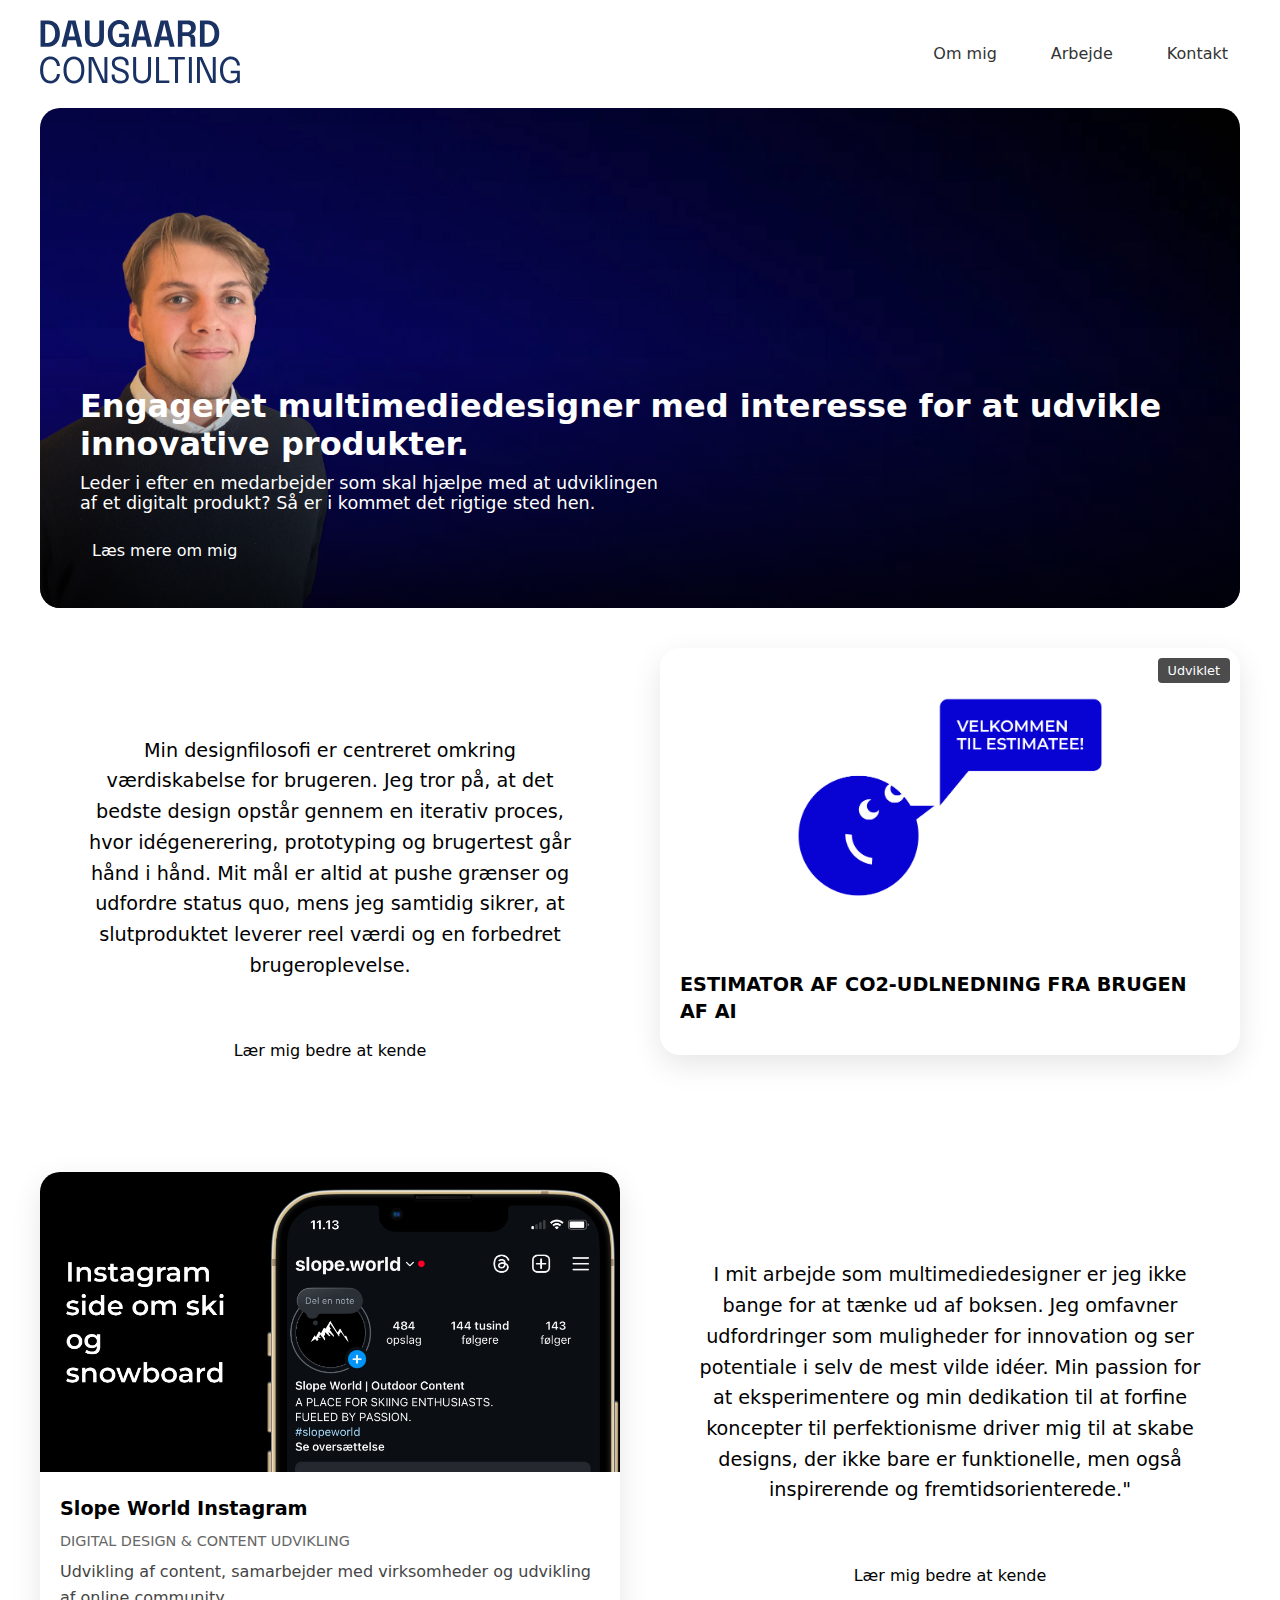
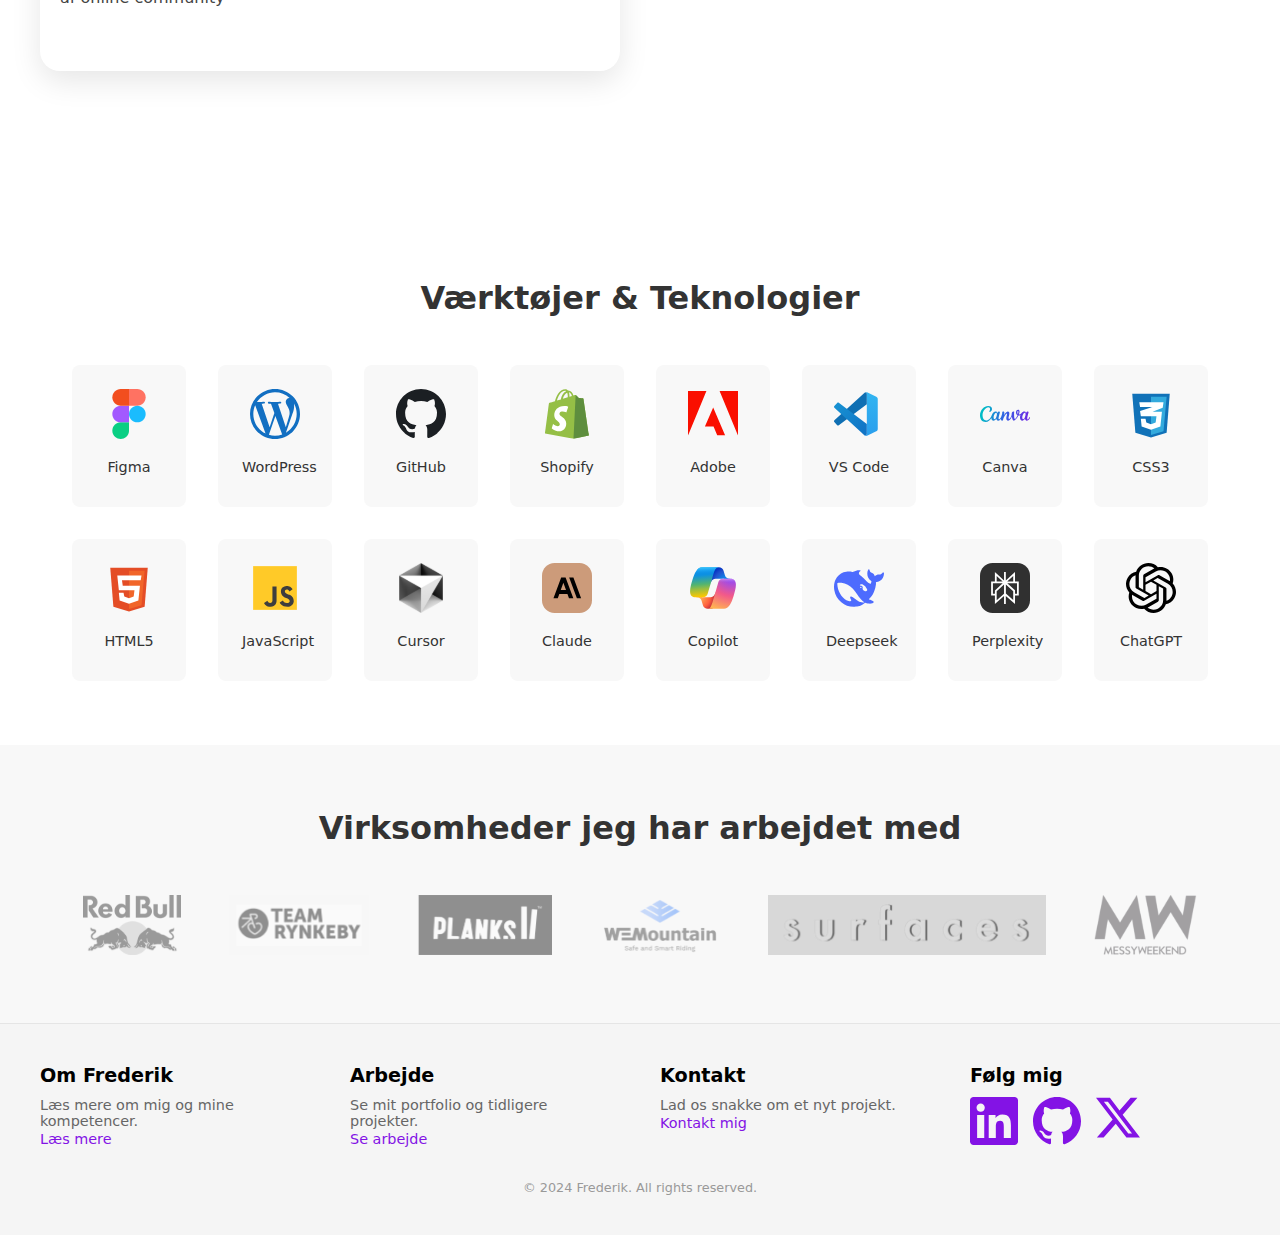
<file: index.html>
<!DOCTYPE html>
<html lang="da">
<head>
    <meta charset="UTF-8">
    <meta name="viewport" content="width=device-width, initial-scale=1.0">
    <link rel="stylesheet" href="css/css.css">
    <script src="js/script.js" defer></script>
</head>
    <title>Frederik - forside</title>
</head>
<body>
    <header>
        <div class="logo">
            <a href="index.html">
                <img src="images/daugaard-consult.svg" alt="Frederik Logo" class="responsive-logo">
            </a>
        </div>
        <nav class="nav-links">
            <a href="ommig.html">Om mig</a>
            <a href="arbejde.html">Arbejde</a>
            <a href="kontakt.html">Kontakt</a>
        </nav>
    </header>
    
    <div class="portfolio-grid">
        <div class="featured-project">
            <img src="images/front-page-1.jpg" alt="Steno-Museet Projekt">
            <div class="featured-overlay">
                <h2 class="featured-title">Engageret multimediedesigner med interesse for at udvikle innovative produkter.</h2>
                <p class="featured-description">
                    Leder i efter en medarbejder som skal hjælpe med at udviklingen af et digitalt produkt? Så er i kommet det rigtige sted hen.
                </p>
                <a href="ommig.html" class="nav-button">Læs mere om mig</a>
            </div>
        </div>
        <section class="about-preview">
            <div class="about-content">
                <h1></h1>
                <p class="about-text">
                    Min designfilosofi er centreret omkring værdiskabelse for brugeren. Jeg tror på, at det bedste design opstår gennem en iterativ proces, hvor idégenerering, prototyping og brugertest går hånd i hånd. Mit mål er altid at pushe grænser og udfordre status quo, mens jeg samtidig sikrer, at slutproduktet leverer reel værdi og en forbedret brugeroplevelse.
                </p>
                <a href="ommig.html" class="about-button">Lær mig bedre at kende</a>
            </div>
        </section>    
        <a href="estimatee.html" style="text-decoration: none; color: inherit;">
            <div class="project-card">
                <div class="project-status">Udviklet</div>
                <img src="images/estimatee.png" alt="co2 beregner applikation">
                <div class="project-info">
                    <h3 class="project-title">ESTIMATOR AF CO2-UDLNEDNING FRA BRUGEN AF AI</h3>
                </div>
            </div>
        </a>

        <a href="slope-world.html" style="text-decoration: none; color: inherit;">
            <div class="project-card">
                <img src="images/slope.world.jpg" alt="Projekt 3">
                <div class="project-info">
                    <h3 class="project-title">Slope World Instagram</h3>
                    <p class="project-category">Digital design & Content Udvikling</p>
                    <p class="project-description">
                       Udvikling af content, samarbejder med virksomheder og udvikling af online community
                    </p>
                </div>
            </div>
        </a>
        <section class="about-preview">
            <div class="about-content">
                <h1></h1>
                <p class="about-text">
                    I mit arbejde som multimediedesigner er jeg ikke bange for at tænke ud af boksen. Jeg omfavner udfordringer som muligheder for innovation og ser potentiale i selv de mest vilde idéer. Min passion for at eksperimentere og min dedikation til at forfine koncepter til perfektionisme driver mig til at skabe designs, der ikke bare er funktionelle, men også inspirerende og fremtidsorienterede."
                </p>
                <a href="ommig.html" class="about-button">Lær mig bedre at kende</a>
            </div>
        </section>    
    </div>

    <section class="tools-section">
        <div class="competencies">
        </div>
        <h2 class="section-title">Værktøjer & Teknologier</h2>
        <div class="tools-container" id="toolsContainer">
            <!-- Tools will be inserted here by JavaScript -->
        </div>
    </section>

    <section class="company-logos">
        <h2 class="section-title">Virksomheder jeg har arbejdet med</h2>
        <div class="logo-container">
            <a href="https://www.redbull.com/dk-da/" target="_blank" rel="noopener noreferrer">
                <img src="images/redbull.svg" alt="Red Bull" class="company-logo">
            </a>
            <a href="https://team-rynkeby.dk/" target="_blank" rel="noopener noreferrer">
                <img src="images/teamrynke.svg" alt="team rynkeby" class="company-logo">
            </a>
            <a href="https://planksclothing.com/" target="_blank" rel="noopener noreferrer">
                <img src="images/planks.svg" alt="Planks Clothing" class="company-logo">
            </a>
            <a href="https://w3mountain.com/" target="_blank" rel="noopener noreferrer">
                <img src="images/w3mountain.svg" alt="w3 mountain" class="company-logo">
            </a>
            <a href="https://surfaces.com/" target="_blank" rel="noopener noreferrer">
                <img src="images/surfaces.svg" alt="Surfaces" class="company-logo">
            </a>
            <a href="https://messyweekend.dk/" target="_blank" rel="noopener noreferrer">
                <img src="images/messy-weekend.svg" alt="Messy Weekend" class="company-logo">
            </a>
        </div>
    </section>

    <footer>
        <div class="footer-content">
            <div class="about-section">
                <h3>Om Frederik</h3>
                <p>Læs mere om mig og mine kompetencer.</p>
                <a href="ommig.html" class="footer-link">Læs mere</a>
              </div>
              <div class="work-section">
                <h3>Arbejde</h3>
                <p>Se mit portfolio og tidligere projekter.</p>
                <a href="arbejde.html" class="footer-link">Se arbejde</a>
              </div>
              <div class="work-section">
                <h3>Kontakt</h3>
                <p>Lad os snakke om et nyt projekt.</p>
                <a href="kontakt.html" class="footer-link">Kontakt mig</a>
              </div>
              <div class="social-section">
                <h3>Følg mig</h3>
                <div class="social-icons">
                  <a href="#" class="social-icon">
                    <img src="images/linkedin.svg" alt="LinkedIn">
                  </a>
                  <a href="#" class="social-icon">
                    <img src="images/github-footer.svg" alt="GitHub">
                  </a>
                  <a href="#" class="social-icon">
                    <img src="images/x.svg" alt="Twitter">
                  </a>
                </div>
              </div>
        </div>
        <div class="copyright">
          &copy; 2024 Frederik. All rights reserved.
        </div>
      </footer>
</body>
</html>
</file>
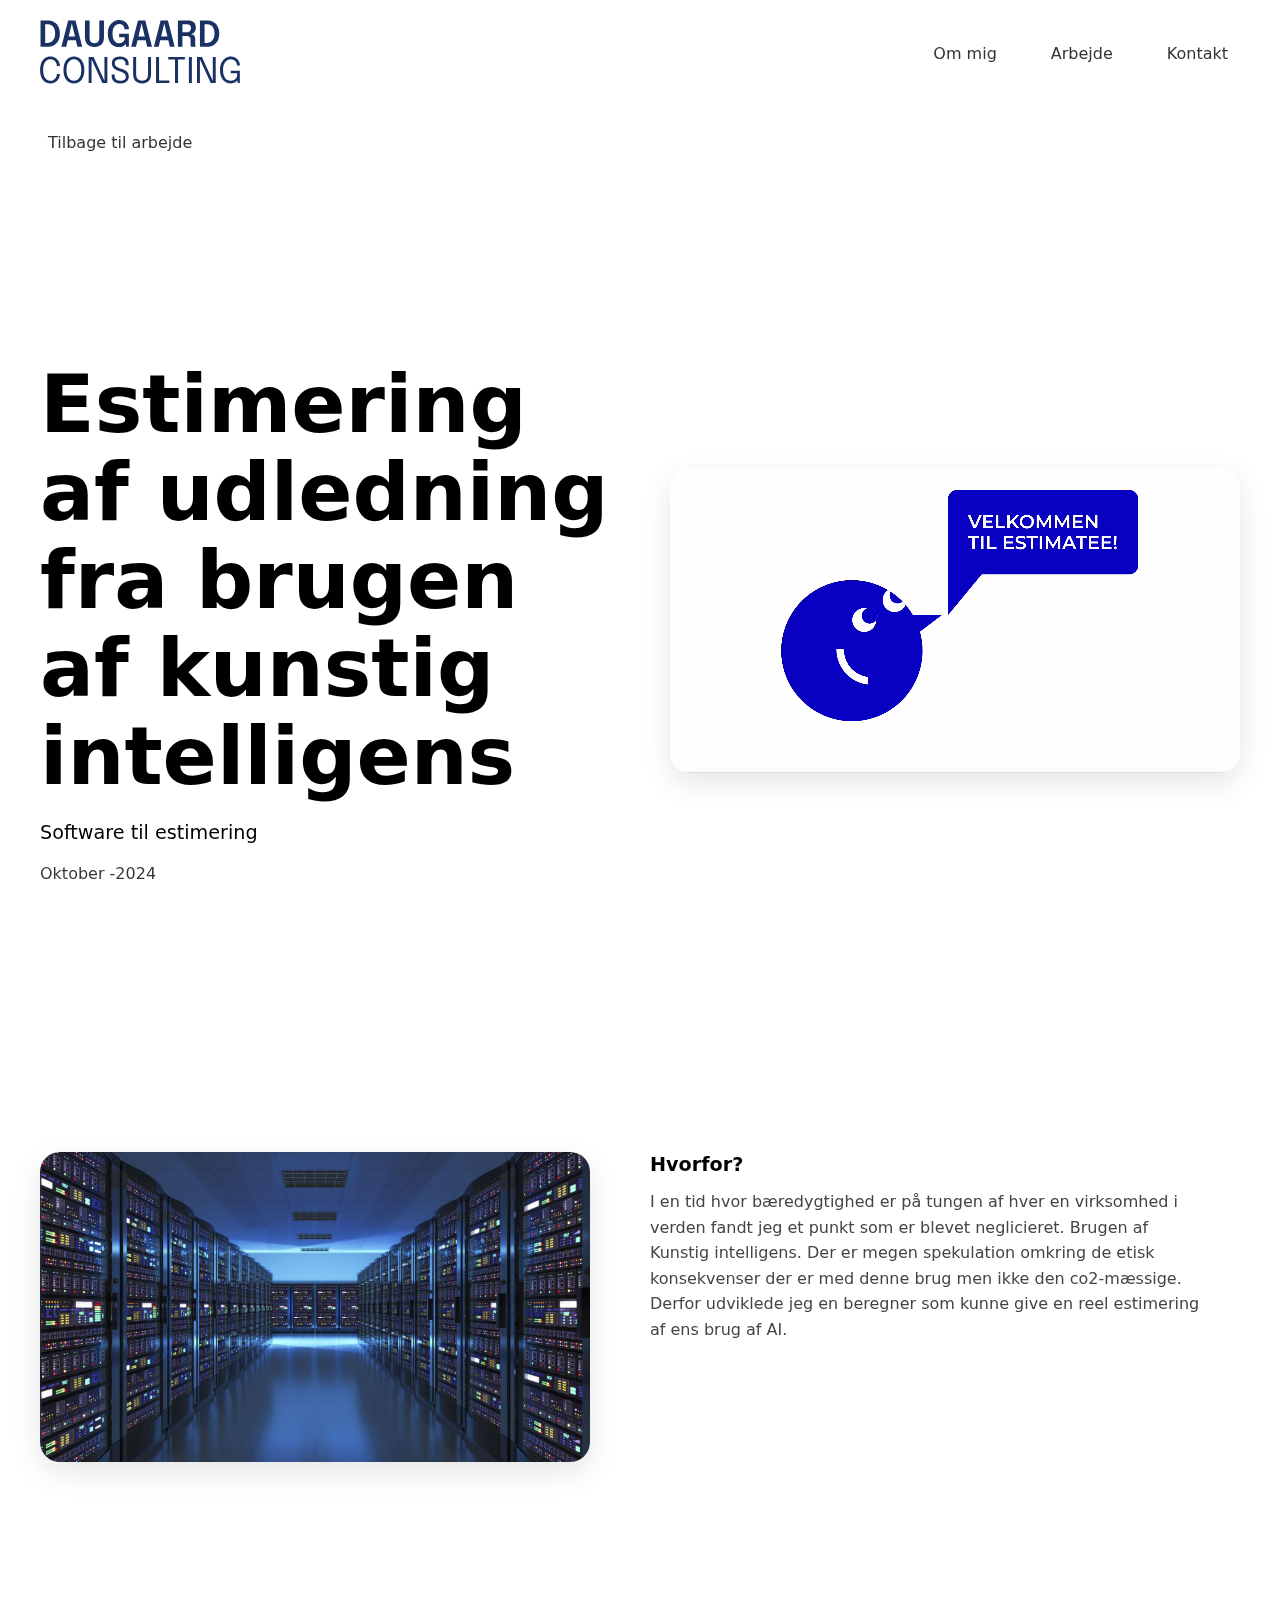
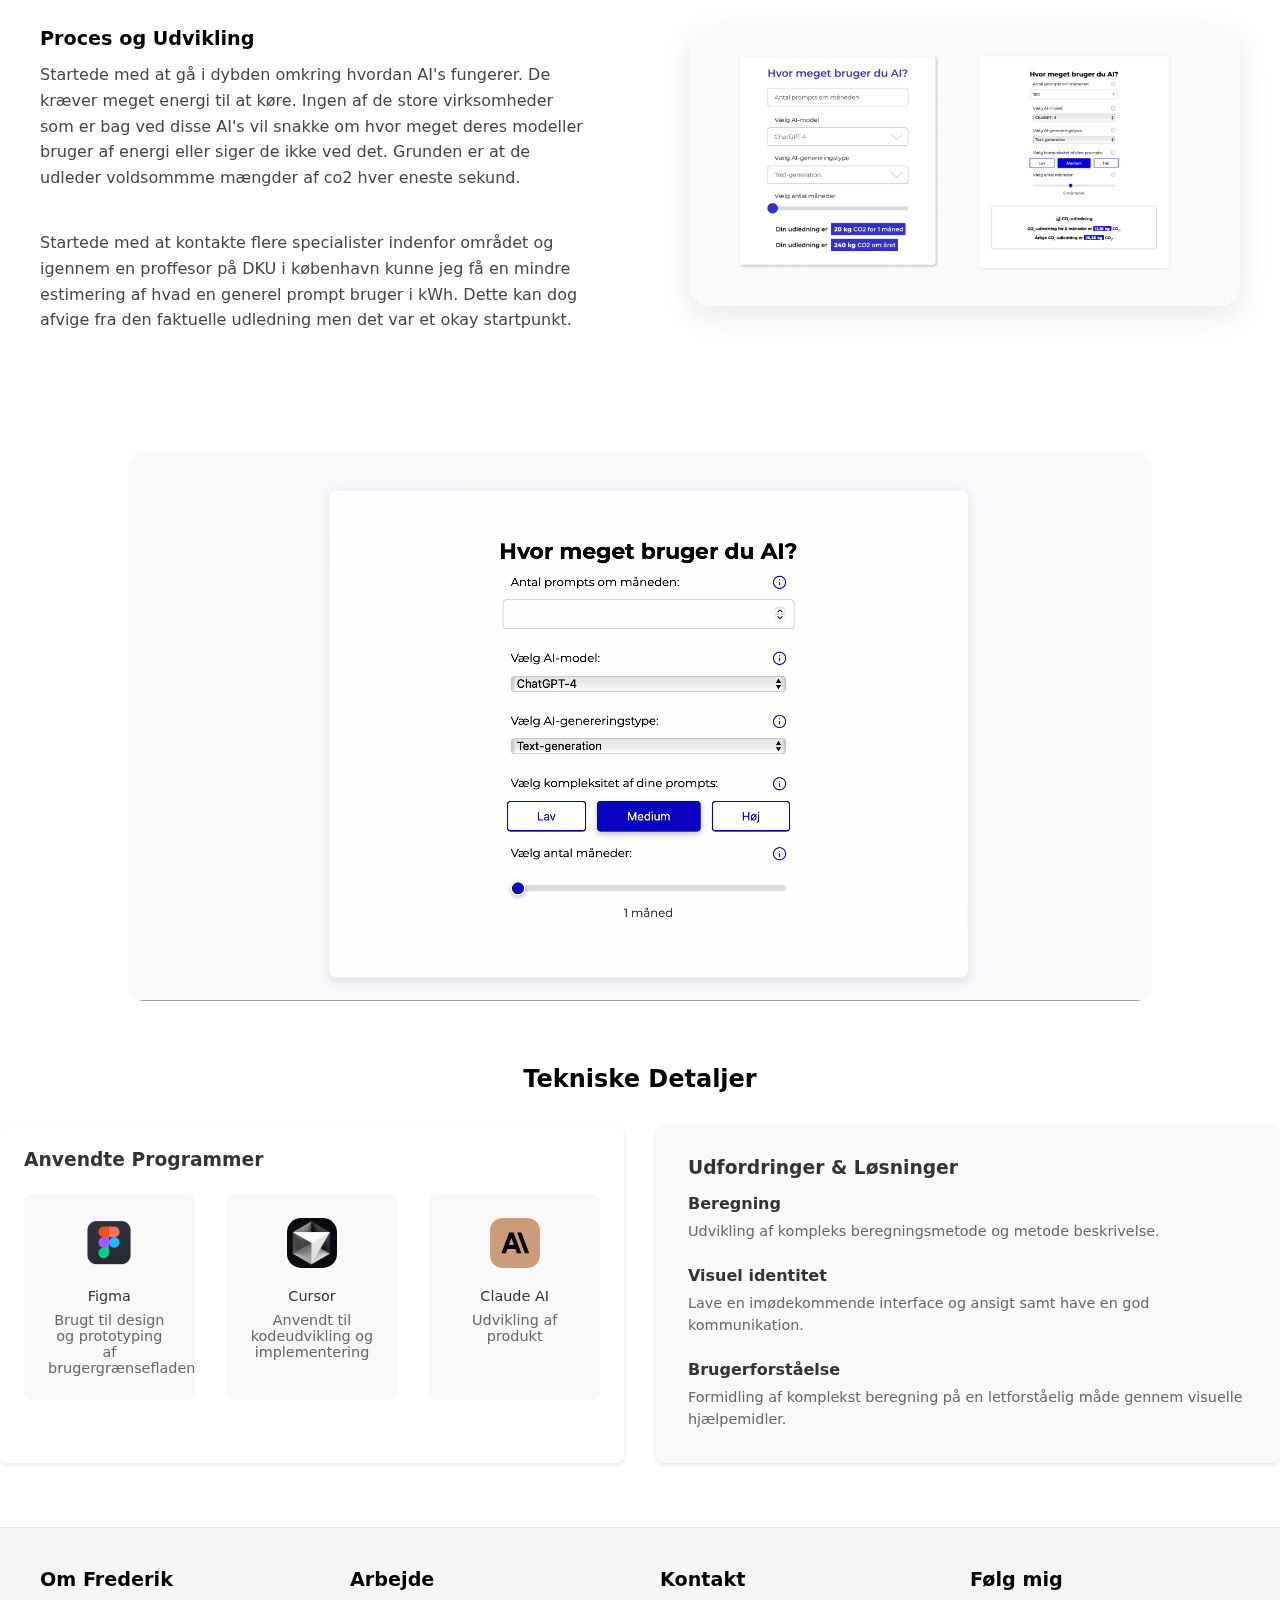
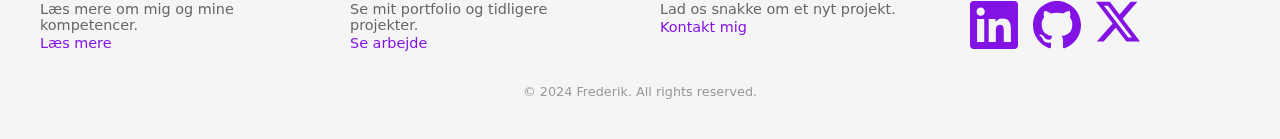
<file: estimatee.html>
<!DOCTYPE html>
<html lang="da">
<head>
    <meta charset="UTF-8">
    <meta name="viewport" content="width=device-width, initial-scale=1.0">
    <title>Frederik - Estimatee</title>
    <link rel="stylesheet" href="css/css.css">
    <script src="js/script.js" defer></script>
</head>
<body>
    <header>
        <div class="logo">
            <a href="index.html">
                <img src="images/daugaard-consult.svg" alt="Frederik Logo" style="width: 200px; height: auto;">
            </a>
        </div>
        <nav class="nav-links">
            <a href="ommig.html">Om mig</a>
            <a href="arbejde.html">Arbejde</a>
            <a href="kontakt.html">Kontakt</a>
        </nav>
    </header>

    <!-- Tilføj tilbage-knap her -->
    <div class="back-button">
        <a href="arbejde.html">
            <i class="fas fa-arrow-left"></i> Tilbage til arbejde
        </a>
    </div>

    <section class="section">
        <div class="hero-content">
            <h1>Estimering af udledning fra brugen af kunstig intelligens</h1>
            <div class="subtitle">Software til estimering</div>
            <div class="subtitle"></div>
            <div class="date">Oktober -2024</div>
        </div>
        <div class="hero-image">
            <video autoplay muted loop playsinline class="responsive-image">
                <source src="images/estimatee-video.mov" type="video/mp4">
                Your browser does not support the video tag.
            </video>
        </div>
    </section>

    <div class="project-section">
        <div class="project-image">
            <img src="images/server-image.jpeg" alt="Animationer" class="responsive-video">
        </div>
        <div class="project-content">
            <h2 class="project-title">Hvorfor?</h2>
            <p class="project-description">
                I en tid hvor bæredygtighed er på tungen af hver en virksomhed i verden fandt jeg et punkt som er blevet neglicieret. Brugen af Kunstig intelligens. Der er megen spekulation omkring de etisk konsekvenser der er med denne brug men ikke den co2-mæssige. Derfor udviklede jeg en beregner som kunne give en reel estimering af ens brug af AI.
            </p>
        </div>
    </div>
    <div class="project-section">
        <div class="project-content">
            <h2 class="project-title">Proces og Udvikling</h2>
            <p class="project-description">
                Startede med at gå i dybden omkring hvordan AI's fungerer. De kræver meget energi til at køre. Ingen af de store virksomheder som er bag ved disse AI's vil snakke om hvor meget deres modeller bruger af energi eller siger de ikke ved det. Grunden er at de udleder voldsommme mængder af co2 hver eneste sekund.</p>
                <p class="project-description">Startede med at kontakte flere specialister indenfor området og igennem en proffesor på DKU i københavn kunne jeg få en mindre estimering af hvad en generel prompt bruger i kWh. Dette kan dog afvige fra den faktuelle udledning men det var et okay startpunkt. 
                </p>
        </div>
        <div class="project-image">
            <img src="images/beregnerer.png" alt="Project Process">
        </div>
    </div>
    <div class="project-image">
        <video autoplay muted loop playsinline class="responsive-video contained-video">
            <source src="images/estimatee-optagelse.mov" type="video/mp4">
            Your browser does not support the video tag.
        </video>
    </div>

    <section class="technical-details">
        <div class="container">
            <h2 style="text-align: center;">Tekniske Detaljer</h2>
            <div class="details-grid">
                <div class="detail-item">
                    <h3>Anvendte Programmer</h3>
                    <div class="tools-container">
                        <div class="tool">
                            <img src="images/figma-logo.svg" alt="Figma">
                            <span>Figma</span>
                            <p>Brugt til design og prototyping af brugergrænsefladen</p>
                        </div>
                        <div class="tool">
                            <img src="images/caursor-logo1.svg" alt="Cursor">
                            <span>Cursor</span>
                            <p>Anvendt til kodeudvikling og implementering</p>
                        </div>
                        <div class="tool">
                            <img src="images/claude.svg" Claude AI">
                            <span>Claude AI</span>
                            <p>Udvikling af produkt</p>
                        </div>
                    </div>
                </div>
                <div class="detail-item challenges">
                    <h3>Udfordringer & Løsninger</h3>
                    <div class="challenge">
                        <h4>Beregning</h4>
                        <p>Udvikling af kompleks beregningsmetode og metode beskrivelse.</p>
                    </div>
                    <div class="challenge">
                        <h4>Visuel identitet</h4>
                        <p>Lave en imødekommende interface og ansigt samt have en god kommunikation.</p>
                    </div>
                    <div class="challenge">
                        <h4>Brugerforståelse</h4>
                        <p>Formidling af komplekst beregning på en letforståelig måde gennem visuelle hjælpemidler.</p>
                    </div>
                </div>
            </div>
        </div>
    </section>
    <footer>
        <div class="footer-content">
            <div class="about-section">
                <h3>Om Frederik</h3>
                <p>Læs mere om mig og mine kompetencer.</p>
                <a href="ommig.html" class="footer-link">Læs mere</a>
              </div>
              <div class="work-section">
                <h3>Arbejde</h3>
                <p>Se mit portfolio og tidligere projekter.</p>
                <a href="arbejde.html" class="footer-link">Se arbejde</a>
              </div>
              <div class="work-section">
                <h3>Kontakt</h3>
                <p>Lad os snakke om et nyt projekt.</p>
                <a href="kontakt.html" class="footer-link">Kontakt mig</a>
              </div>
              <div class="social-section">
                <h3>Følg mig</h3>
                <div class="social-icons">
                  <a href="#" class="social-icon">
                    <img src="images/linkedin.svg" alt="LinkedIn">
                  </a>
                  <a href="#" class="social-icon">
                    <img src="images/github-footer.svg" alt="GitHub">
                  </a>
                  <a href="#" class="social-icon">
                    <img src="images/x.svg" alt="Twitter">
                  </a>
                </div>
              </div>
        </div>
        <div class="copyright">
          &copy; 2024 Frederik. All rights reserved.
        </div>
      </footer>
</body>
</html>
</file>
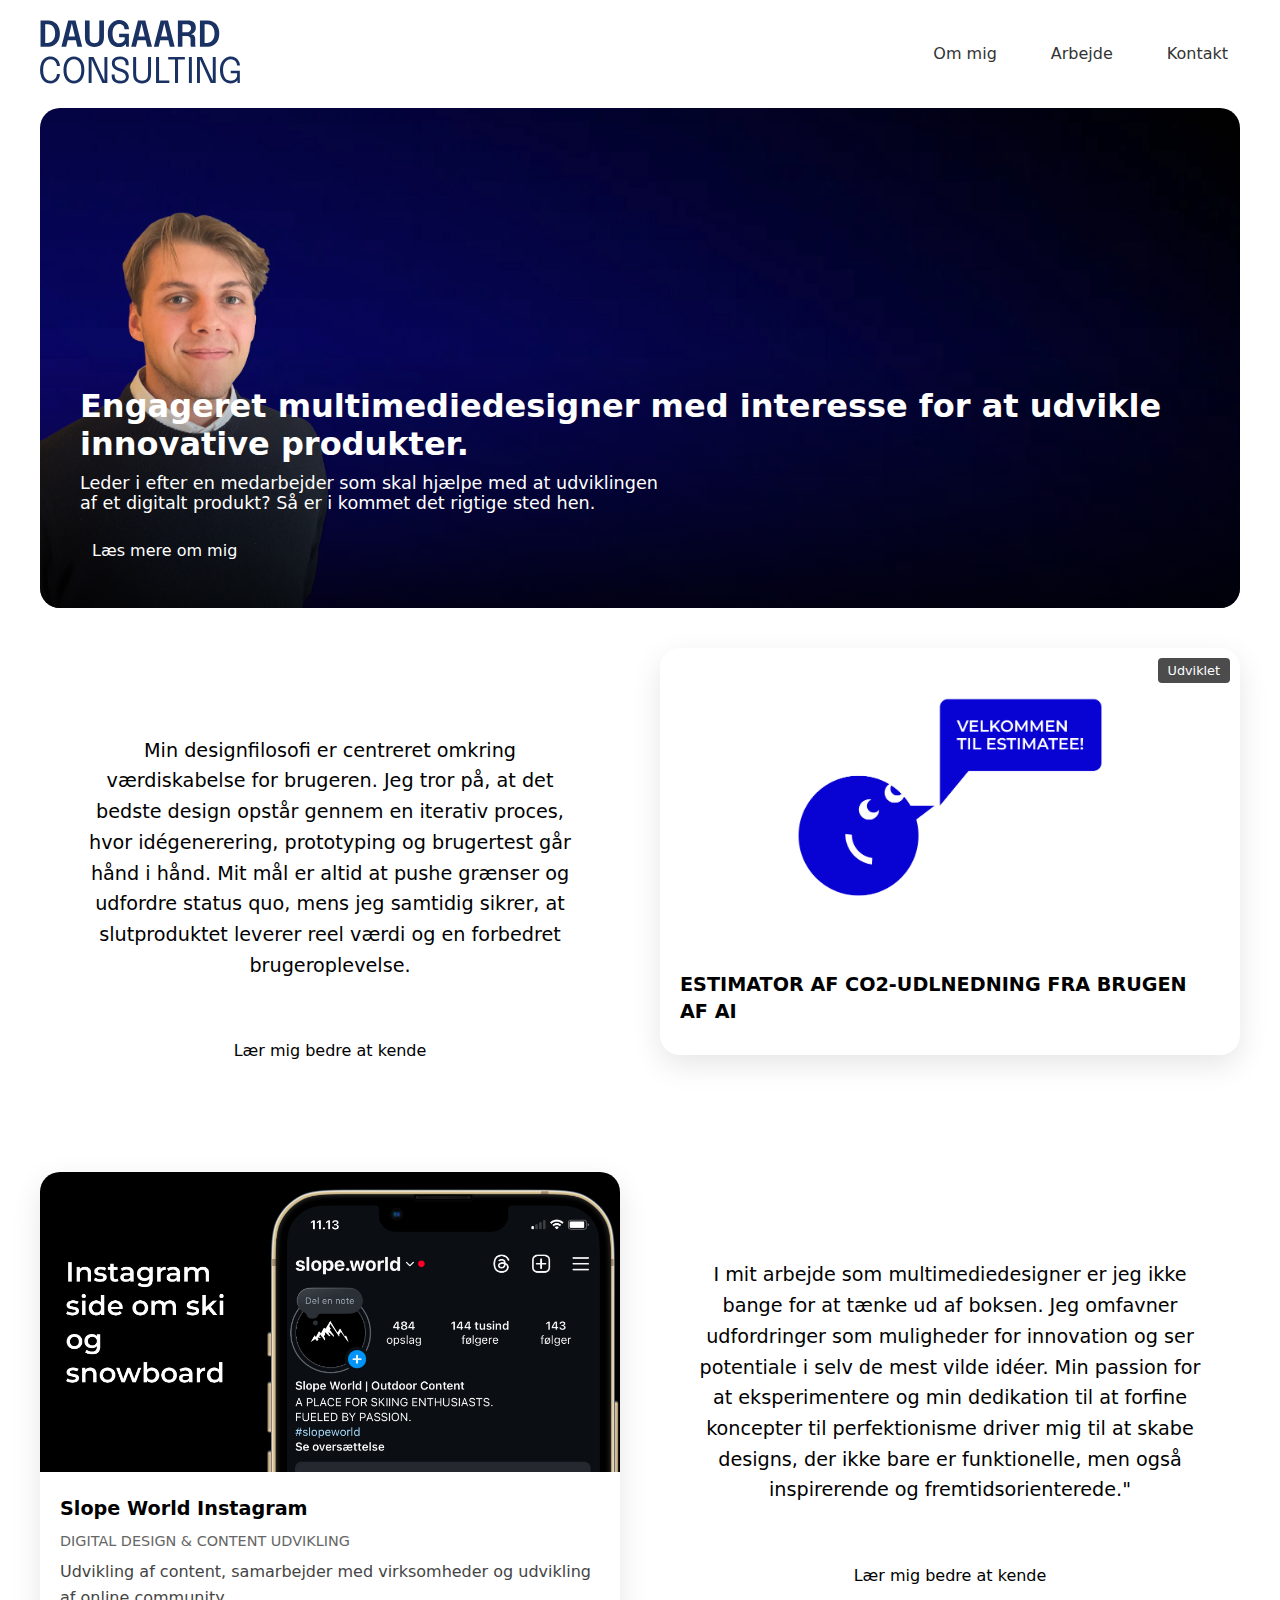
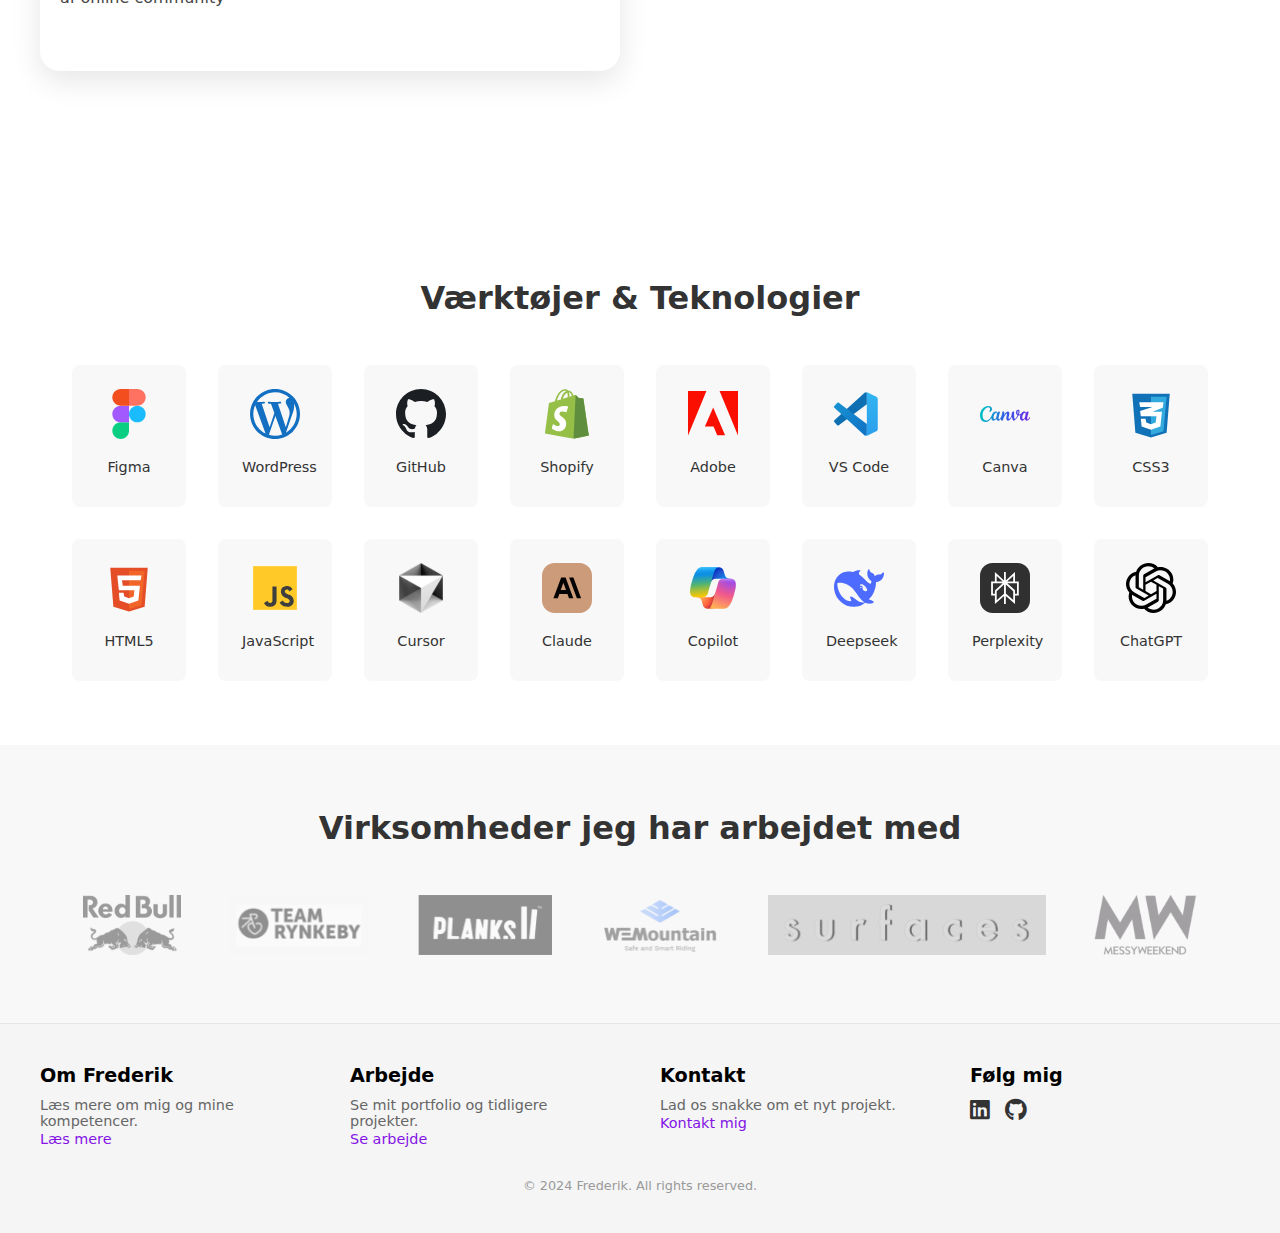
<file: forside.html>
<!DOCTYPE html>
<html lang="da">
<head>
    <meta charset="UTF-8">
    <meta name="viewport" content="width=device-width, initial-scale=1.0">
    <link rel="stylesheet" href="css.css">
    <script src="script.js" defer></script>
    <link rel="stylesheet" href="https://cdnjs.cloudflare.com/ajax/libs/font-awesome/5.15.4/css/all.min.css">
</head>
    <title>Frederik - Portfolio</title>
</head>
<body>
    <header>
        <div class="logo">
            <a href="forside.html">
                <img src="images/daugaard-consult.svg" alt="Frederik Logo" class="responsive-logo">
            </a>
        </div>
        <nav class="nav-links">
            <a href="ommig.html">Om mig</a>
            <a href="arbejde.html">Arbejde</a>
            <a href="kontakt.html">Kontakt</a>
        </nav>
    </header>
    
    <div class="portfolio-grid">
        <div class="featured-project">
            <img src="images/front-page-1.jpg" alt="Steno-Museet Projekt">
            <div class="featured-overlay">
                <h2 class="featured-title">Engageret multimediedesigner med interesse for at udvikle innovative produkter.</h2>
                <p class="featured-description">
                    Leder i efter en medarbejder som skal hjælpe med at udviklingen af et digitalt produkt? Så er i kommet det rigtige sted hen.
                </p>
                <a href="ommig.html" class="nav-button">Læs mere om mig</a>
            </div>
        </div>
        <section class="about-preview">
            <div class="about-content">
                <h1></h1>
                <p class="about-text">
                    Min designfilosofi er centreret omkring værdiskabelse for brugeren. Jeg tror på, at det bedste design opstår gennem en iterativ proces, hvor idégenerering, prototyping og brugertest går hånd i hånd. Mit mål er altid at pushe grænser og udfordre status quo, mens jeg samtidig sikrer, at slutproduktet leverer reel værdi og en forbedret brugeroplevelse.
                </p>
                <a href="ommig.html" class="about-button">Lær mig bedre at kende</a>
            </div>
        </section>    
        <a href="estimatee.html" style="text-decoration: none; color: inherit;">
            <div class="project-card">
                <div class="project-status">Udviklet</div>
                <img src="images/estimatee.png" alt="co2 beregner applikation">
                <div class="project-info">
                    <h3 class="project-title">ESTIMATOR AF CO2-UDLNEDNING FRA BRUGEN AF AI</h3>
                </div>
            </div>
        </a>

        <a href="slope-world.html" style="text-decoration: none; color: inherit;">
            <div class="project-card">
                <img src="images/slope.world.jpg" alt="Projekt 3">
                <div class="project-info">
                    <h3 class="project-title">Slope World Instagram</h3>
                    <p class="project-category">Digital design & Content Udvikling</p>
                    <p class="project-description">
                       Udvikling af content, samarbejder med virksomheder og udvikling af online community
                    </p>
                </div>
            </div>
        </a>
        <section class="about-preview">
            <div class="about-content">
                <h1></h1>
                <p class="about-text">
                    I mit arbejde som multimediedesigner er jeg ikke bange for at tænke ud af boksen. Jeg omfavner udfordringer som muligheder for innovation og ser potentiale i selv de mest vilde idéer. Min passion for at eksperimentere og min dedikation til at forfine koncepter til perfektionisme driver mig til at skabe designs, der ikke bare er funktionelle, men også inspirerende og fremtidsorienterede."
                </p>
                <a href="ommig.html" class="about-button">Lær mig bedre at kende</a>
            </div>
        </section>    
    </div>

    <section class="tools-section">
        <div class="competencies">
        </div>
        <h2 class="section-title">Værktøjer & Teknologier</h2>
        <div class="tools-container" id="toolsContainer">
            <!-- Tools will be inserted here by JavaScript -->
        </div>
    </section>

    <section class="company-logos">
        <h2 class="section-title">Virksomheder jeg har arbejdet med</h2>
        <div class="logo-container">
            <a href="https://www.redbull.com/dk-da/" target="_blank" rel="noopener noreferrer">
                <img src="images/redbull.svg" alt="Red Bull" class="company-logo">
            </a>
            <a href="https://team-rynkeby.dk/" target="_blank" rel="noopener noreferrer">
                <img src="images/teamrynke.svg" alt="team rynkeby" class="company-logo">
            </a>
            <a href="https://planksclothing.com/" target="_blank" rel="noopener noreferrer">
                <img src="images/planks.svg" alt="Planks Clothing" class="company-logo">
            </a>
            <a href="https://w3mountain.com/" target="_blank" rel="noopener noreferrer">
                <img src="images/w3mountain.svg" alt="w3 mountain" class="company-logo">
            </a>
            <a href="https://surfaces.com/" target="_blank" rel="noopener noreferrer">
                <img src="images/surfaces.svg" alt="Surfaces" class="company-logo">
            </a>
            <a href="https://messyweekend.dk/" target="_blank" rel="noopener noreferrer">
                <img src="images/messy-weekend.svg" alt="Messy Weekend" class="company-logo">
            </a>
        </div>
    </section>

    <footer>
        <div class="footer-content">
            <div class="about-section">
                <h3>Om Frederik</h3>
                <p>Læs mere om mig og mine kompetencer.</p>
                <a href="ommig.html" class="footer-link">Læs mere</a>
              </div>
              <div class="work-section">
                <h3>Arbejde</h3>
                <p>Se mit portfolio og tidligere projekter.</p>
                <a href="arbejde.html" class="footer-link">Se arbejde</a>
              </div>
              <div class="work-section">
                <h3>Kontakt</h3>
                <p>Lad os snakke om et nyt projekt.</p>
                <a href="kontakt.html" class="footer-link">Kontakt mig</a>
              </div>
          <div class="social-section">
            <h3>Følg mig</h3>
            <div class="social-icons">
              <a href="https://www.linkedin.com/" class="social-icon" target="_blank" rel="noopener noreferrer"><i class="fab fa-linkedin"></i></a>
              <a href="https://github.com/" class="social-icon" target="_blank" rel="noopener noreferrer"><i class="fab fa-github"></i></a>
            </div>
          </div>
        </div>
        <div class="copyright">
          &copy; 2024 Frederik. All rights reserved.
        </div>
      </footer>
</body>
</html>
</file>
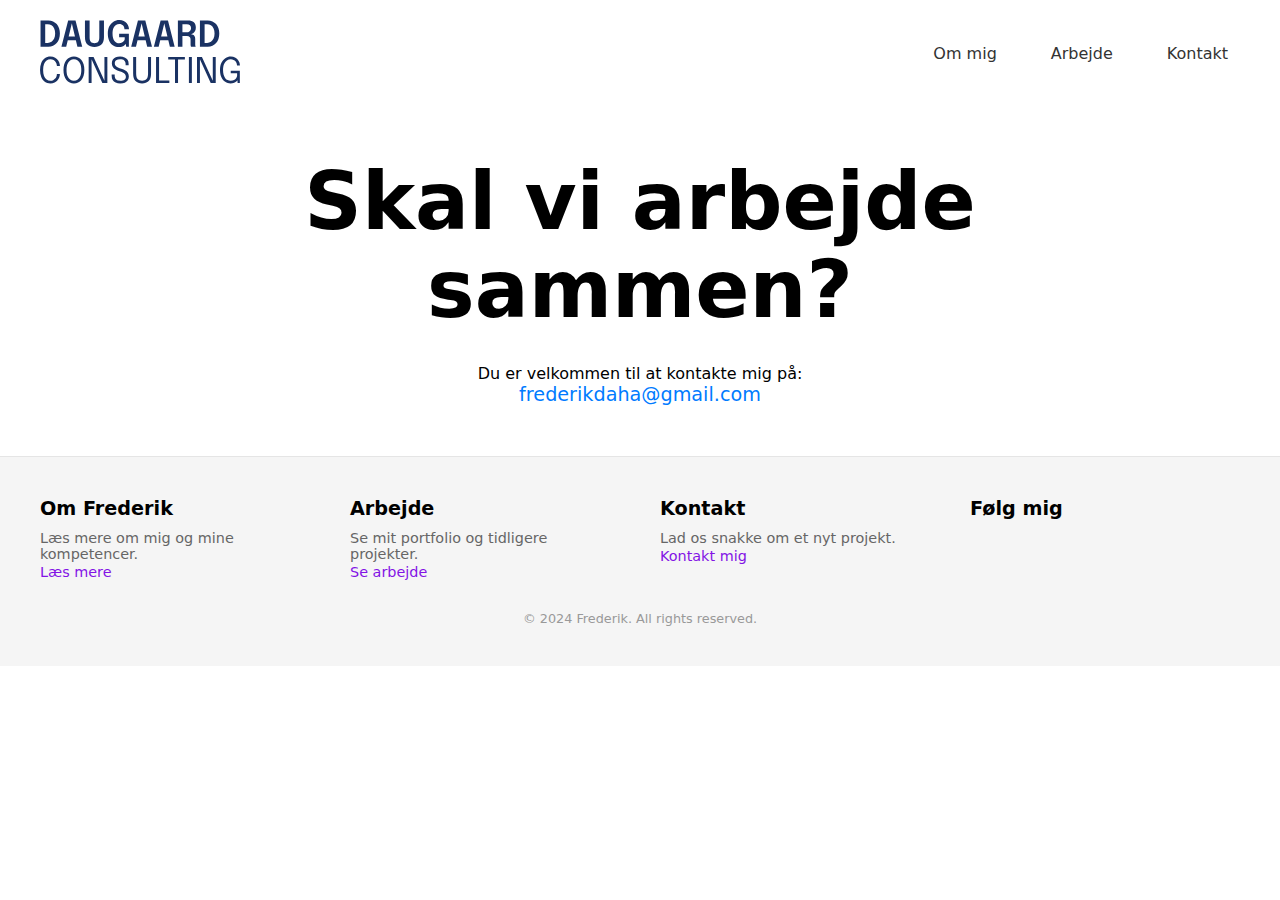
<file: kontakt.html>
<!DOCTYPE html>
<html lang="da">
<head>
    <meta charset="UTF-8">
    <meta name="viewport" content="width=device-width, initial-scale=1.0">
    <link rel="stylesheet" href="css/css.css">
    <script src="js/script.js" defer></script>
</head>
    <title>Frederik - Kontakt</title>
</head>
<body>
    <header>
        <div class="logo">
            <a href="index.html">
                <img src="images/daugaard-consult.svg" alt="Frederik Logo" style="width: 200px; height: auto;">
            </a>
        </div>
        <nav class="nav-links">
            <a href="ommig.html">Om mig</a>
            <a href="arbejde.html">Arbejde</a>
            <a href="kontakt.html">Kontakt</a>
        </nav>
    </header>

    <main class="contact-section">
        <h1>Skal vi arbejde sammen?</h1>
        <div class="contact-info">
            <p>Du er velkommen til at kontakte mig på:</p>
            <a href="mailto:frederikdaha@gmail.com" class="email-link">frederikdaha@gmail.com</a>
        </div>
    </main>

    <footer>
        <div class="footer-content">
          <div class="about-section">
            <h3>Om Frederik</h3>
            <p>Læs mere om mig og mine kompetencer.</p>
            <a href="ommig.html" class="footer-link">Læs mere</a>
          </div>
          <div class="work-section">
            <h3>Arbejde</h3>
            <p>Se mit portfolio og tidligere projekter.</p>
            <a href="arbejde.html" class="footer-link">Se arbejde</a>
          </div>
          <div class="work-section">
            <h3>Kontakt</h3>
            <p>Lad os snakke om et nyt projekt.</p>
            <a href="kontakt.html" class="footer-link">Kontakt mig</a>
          </div>
          <div class="social-section">
            <h3>Følg mig</h3>
            <div class="social-icons">
              <a href="#" class="social-icon"><i class="fab fa-linkedin"></i></a>
              <a href="#" class="social-icon"><i class="fab fa-github"></i></a>
              <a href="#" class="social-icon"><i class="fab fa-twitter"></i></a>
            </div>
          </div>
        </div>
        <div class="copyright">
          &copy; 2024 Frederik. All rights reserved.
        </div>
      </footer>
</body>
</html>
</file>
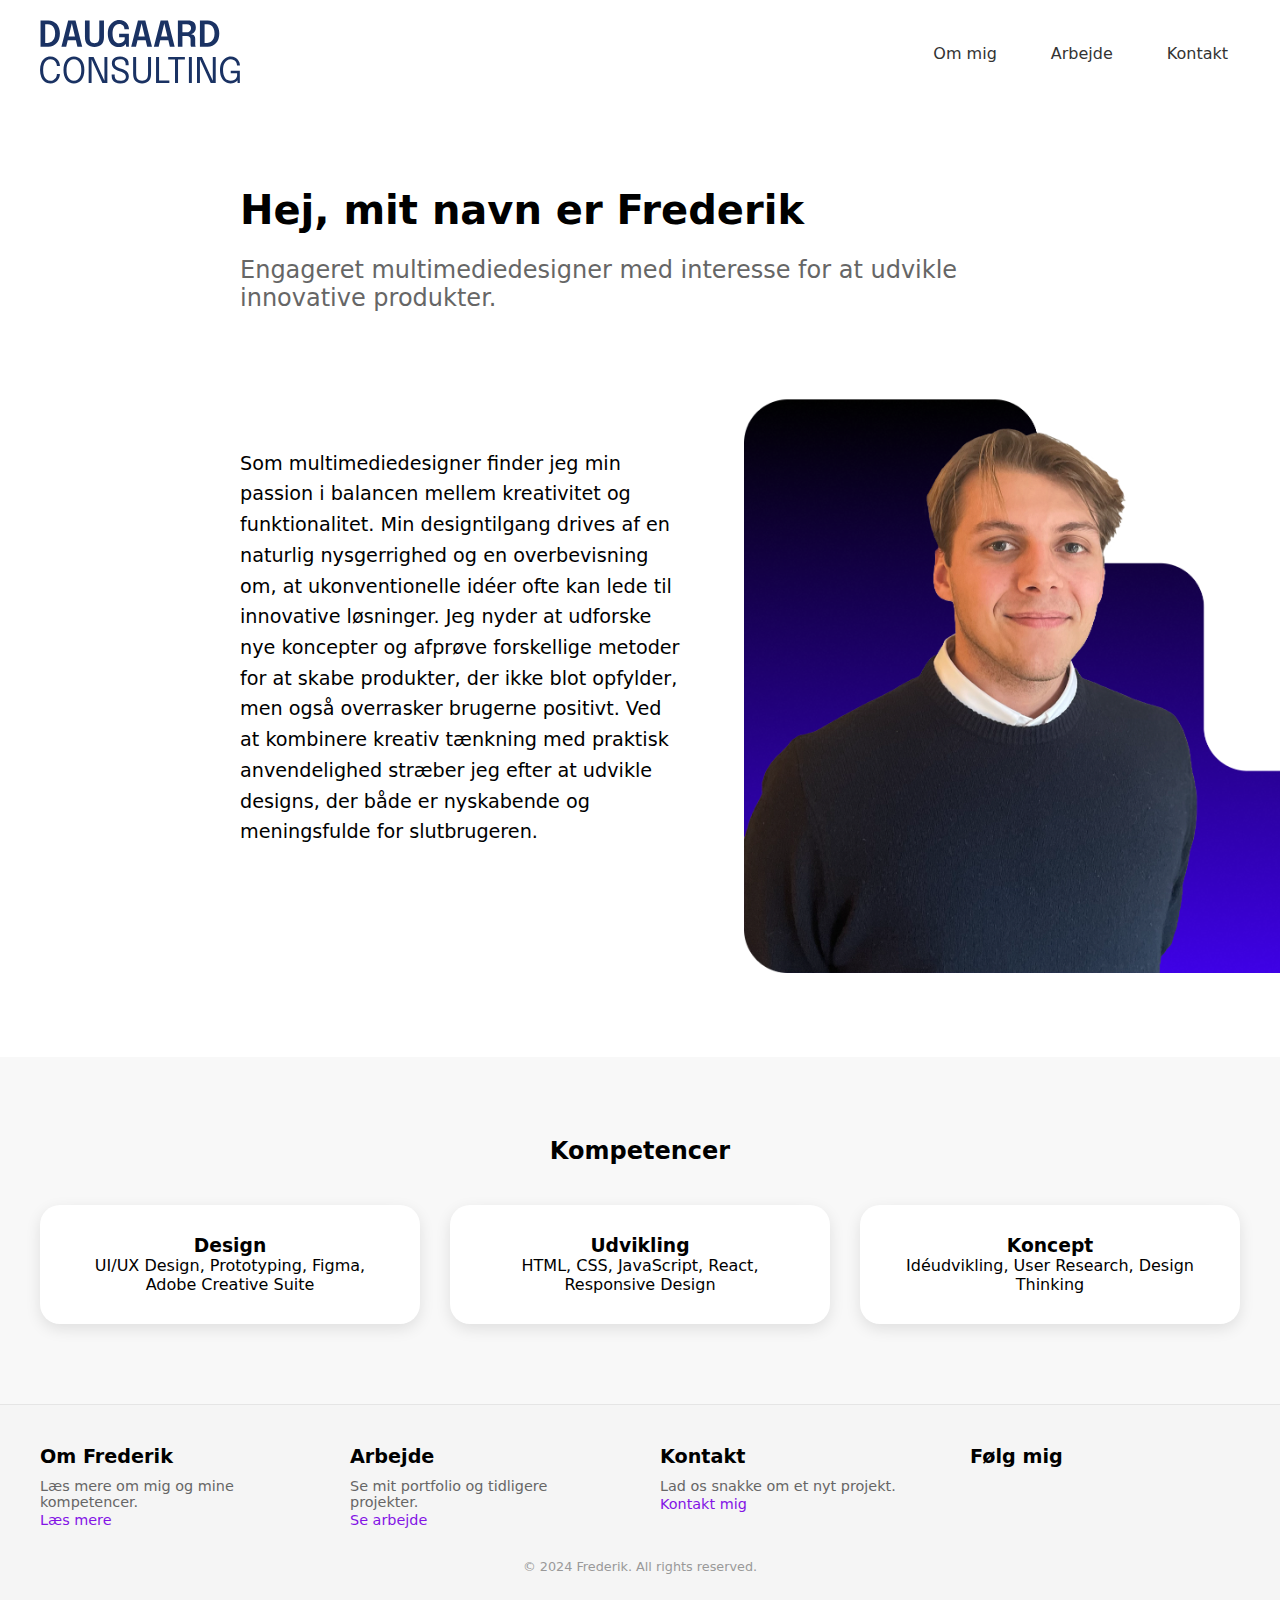
<file: ommig.html>
<!DOCTYPE html>
<html lang="da">
<head>
    <meta charset="UTF-8">
    <meta name="viewport" content="width=device-width, initial-scale=1.0">
    <link rel="stylesheet" href="css/css.css">
    <script src="js/script.js" defer></script>
    <title>Frederik - Om mig</title>
</head>
<body>
    <header>
        <div class="logo">
            <a href="index.html">
                <img src="images/daugaard-consult.svg" alt="Frederik Logo" style="width: 200px; height: auto;">
            </a>
        </div>
        <nav class="nav-links">
            <a href="ommig.html">Om mig</a>
            <a href="arbejde.html">Arbejde</a>
            <a href="kontakt.html">Kontakt</a>
        </nav>
    </header>

    <section class="about-hero">
        <div class="about-content">
            <h1>Hej, mit navn er Frederik</h1>
            <p class="lead-text">Engageret multimediedesigner med interesse for at udvikle innovative produkter.</p>
            <div class="about-grid">
                <div class="about-text">
                    <p>Som multimediedesigner finder jeg min passion i balancen mellem kreativitet og funktionalitet. Min designtilgang drives af en naturlig nysgerrighed og en overbevisning om, at ukonventionelle idéer ofte kan lede til innovative løsninger. Jeg nyder at udforske nye koncepter og afprøve forskellige metoder for at skabe produkter, der ikke blot opfylder, men også overrasker brugerne positivt. Ved at kombinere kreativ tænkning med praktisk anvendelighed stræber jeg efter at udvikle designs, der både er nyskabende og meningsfulde for slutbrugeren.</p>
                </div>
                <div class="about-image">
                    <img src="images/ommig-billede.png" alt="Frederik profil billede">
                </div>
            </div>
        </div>
    </section>

    <section class="skills-section">
        <h2>Kompetencer</h2>
        <div class="skills-grid">
            <div class="skill-card">
                <i class="fas fa-paint-brush"></i>
                <h3>Design</h3>
                <p>UI/UX Design, Prototyping, Figma, Adobe Creative Suite</p>
            </div>
            <div class="skill-card">
                <i class="fas fa-code"></i>
                <h3>Udvikling</h3>
                <p>HTML, CSS, JavaScript, React, Responsive Design</p>
            </div>
            <div class="skill-card">
                <i class="fas fa-lightbulb"></i>
                <h3>Koncept</h3>
                <p>Idéudvikling, User Research, Design Thinking</p>
            </div>
        </div>
    </section>
    <footer>
        <div class="footer-content">
          <div class="about-section">
            <h3>Om Frederik</h3>
            <p>Læs mere om mig og mine kompetencer.</p>
            <a href="ommig.html" class="footer-link">Læs mere</a>
          </div>
          <div class="work-section">
            <h3>Arbejde</h3>
            <p>Se mit portfolio og tidligere projekter.</p>
            <a href="arbejde.html" class="footer-link">Se arbejde</a>
          </div>
          <div class="work-section">
            <h3>Kontakt</h3>
            <p>Lad os snakke om et nyt projekt.</p>
            <a href="kontakt.html" class="footer-link">Kontakt mig</a>
          </div>
          <div class="social-section">
            <h3>Følg mig</h3>
            <div class="social-icons">
              <a href="#" class="social-icon"><i class="fab fa-linkedin"></i></a>
              <a href="#" class="social-icon"><i class="fab fa-github"></i></a>
              <a href="#" class="social-icon"><i class="fab fa-twitter"></i></a>
            </div>
          </div>
        </div>
        <div class="copyright">
          &copy; 2024 Frederik. All rights reserved.
        </div>
      </footer>
</body>
</html>
</file>
<file: css/css.css>
* {
    margin: 0;
    padding: 0;
    box-sizing: border-box;
    font-family: system-ui, -apple-system, sans-serif;
}

body {
    background-color: white;
    overflow-x: hidden;
}

header {
    top: 0;
    width: 100%;
    padding: 20px 40px;
    background: white;
    display: flex;
    justify-content: space-between;
    align-items: center;
    z-index: 1000;
}

.nav-links {
    display: flex;
    gap: 30px;
}

.nav-links a {
    text-decoration: none;
    color: black;
}

.section {
    min-height: 100vh;
    padding: 40px;
    display: flex;
    align-items: center;
    position: relative;
}

.hero-content {
    flex: 1;
    padding-right: 60px;
}

h1 {
    font-size: 5rem;
    font-weight: bold;
    line-height: 1.1;
    margin-bottom: 20px;
}

.subtitle {
    font-size: 1.2rem;
    margin-bottom: 10px;
}

.date {
    margin-top: 20px;
    opacity: 0.8;
}

.hero-image {
    flex: 1;
    position: relative;
}

.hero-image img {
    width: 100%;
    border-radius: 20px;
    box-shadow: 0 10px 30px rgba(0,0,0,0.1);
}

.hero-image video {
    width: 100%;
    border-radius: 20px;
    box-shadow: 0 10px 30px rgba(0,0,0,0.1);
}

.project-section {
    display: flex;
    gap: 60px;
    padding: 80px 40px;
}

.project-image {
    flex: 1;
}

.project-image img {
    width: 100%;
    border-radius: 20px;
    box-shadow: 0 10px 30px rgba(0,0,0,0.1);
}

.project-content {
    flex: 1;
    padding-right: 40px;
}

.project-title {
    font-size: 2.5rem;
    margin-bottom: 30px;
}

.project-description {
    line-height: 1.6;
    margin-bottom: 40px;
}

.contact-section {
    margin-top: 60px;
}

.contact-button {
    display: inline-block;
    padding: 15px 40px;
    background: #8313E5;
    color: white;
    text-decoration: none;
    border-radius: 30px;
    font-weight: 500;
    transition: transform 0.3s;
}

.contact-button:hover {
    transform: translateY(-2px);
}

.project-card {
    border-radius: 20px;
    overflow: hidden;
    box-shadow: 0 10px 30px rgba(0,0,0,0.1);
    transition: transform 0.3s ease;
    background: white;
    cursor: pointer;
    position: relative;
}

.project-card:hover {
    transform: translateY(-10px);
}

.project-card img {
    width: 100%;
    height: 300px;
    object-fit: cover;
}

.project-info {
    padding: 20px;
}

.project-title {
    font-size: 1.5rem;
    margin-bottom: 10px;
}

.project-category {
    color: #666;
    font-size: 0.9rem;
    text-transform: uppercase;
    margin-bottom: 10px;
}

.project-description {
    color: #444;
    line-height: 1.6;
}

.featured-project {
    grid-column: span 2;
    height: 500px;
    position: relative;
}

.featured-project img {
    width: 100%;
    height: 100%;
    object-fit: cover;
    border-radius: 20px;
}

.featured-overlay {
    position: absolute;
    bottom: 0;
    left: 0;
    right: 0;
    padding: 40px;
    background: linear-gradient(transparent, rgba(0,0,0,0.8));
    color: white;
    border-radius: 0 0 20px 20px;
}

.featured-title {
    font-size: 2rem;
    margin-bottom: 10px;
}

.featured-description {
    font-size: 1.1rem;
    max-width: 600px;
}

@media (max-width: 768px) {
    .portfolio-grid {
        grid-template-columns: 1fr;
        padding: 100px 20px 40px;
    }

    .featured-project {
        grid-column: span 1;
        height: 400px;
    }

    h1 {
        font-size: 3rem;
    }
}

/* styles.css */
* {
    margin: 0;
    padding: 0;
    box-sizing: border-box;
    font-family: system-ui, -apple-system, sans-serif;
}

body {
    background-color: white;
    overflow-x: hidden;
}

header {
    top: 0;
    width: 100%;
    padding: 20px 40px;
    background: white;
    display: flex;
    justify-content: space-between;
    align-items: center;
    z-index: 1000;
}

.logo a {
    text-decoration: none;
    color: black;
    font-weight: 500;
}

.nav-links {
    display: flex;
    gap: 30px;
}

.nav-links a {
    text-decoration: none;
    color: black;
}

main {
    padding-top: 100px;
}

.main-title {
    font-size: 3.5rem;
    padding: 20px 40px;
    margin-bottom: 40px;
}

.portfolio-grid {
    padding: 0 40px;
    display: grid;
    grid-template-columns: repeat(2, 1fr);
    gap: 40px;
    margin-bottom: 80px;
}

.project-card {
    background: white;
    border-radius: 20px;
    overflow: hidden;
    box-shadow: 0 10px 30px rgba(0,0,0,0.1);
    transition: transform 0.3s ease;
    cursor: pointer;
}

.project-card:hover {
    transform: translateY(-10px);
}

.project-card img {
    width: 100%;
    height: 300px;
    object-fit: cover;
}

.project-info {
    padding: 20px;
}

.project-title {
    font-size: 1.2rem;
    line-height: 1.4;
}

.footer-links {
    position: fixed;
    bottom: 40px;
    right: 40px;
    display: flex;
    gap: 30px;
}

.footer-links a {
    text-decoration: none;
    color: black;
}

@media (max-width: 768px) {
    .portfolio-grid {
        grid-template-columns: 1fr;
        padding: 0 20px;
    }

    .main-title {
        font-size: 2.5rem;
        padding: 20px;
    }

    header {
        padding: 20px;
    }

    .footer-links {
        right: 20px;
        bottom: 20px;
    }
}

.project-button {
    outline: none;
    cursor: pointer;
    border: none;
    padding: 0.9rem 2rem;
    margin: 0;
    font-family: inherit;
    font-size: 17px;
    position: relative;
    display: inline-block;
    letter-spacing: 0.05rem;
    font-weight: 700;
    border-radius: 500px;
    overflow: hidden;
    background: #3a035f;
    color: rgb(255, 255, 255);
    text-decoration: none;
    transition: all 0.4s ease;
}

.project-button:hover {
    background: #000000;
    transform: translateY(-2px);
    box-shadow: 0 5px 15px rgba(60, 1, 92, 0.3);
}

.project-button:active {
    transform: translateY(0);
    box-shadow: 0 2px 5px rgba(12, 44, 205, 0.2);
}

.project-button span {
    position: relative;
    z-index: 1;
}
   

footer {
    background-color: #f5f5f5;
    padding: 40px;
    border-top: 1px solid #e5e5e5;
    }
    .footer-content {
    display: grid;
    grid-template-columns: repeat(4, 1fr);
    gap: 40px;
    margin-bottom: 30px;
    }
    .footer-content h3 {
    font-size: 1.2rem;
    margin-bottom: 10px;
    }
    .footer-content p {
    font-size: 0.9rem;
    color: #666;
    }
    .footer-link {
    color: #8313E5;
    text-decoration: none;
    font-size: 0.9rem;
    transition: color 0.3s;
    }
    .footer-link:hover {
    color: #5c0cb6;
    }
    .social-icons {
    display: flex;
    gap: 15px;
    }
    .social-icon {
    color: #333;
    font-size: 1.4rem;
    transition: color 0.3s;
    }
    .social-icon:hover {
    color: #8313E5;
    }
    .copyright {
    font-size: 0.8rem;
    color: #999;
    text-align: center;
    }

.project-card a {
    text-decoration: none;
    color: inherit;
}

.technical-details {
    padding: 4rem 0;
}

.details-grid {
    display: grid;
    grid-template-columns: repeat(auto-fit, minmax(250px, 1fr));
    gap: 2rem;
    margin-top: 2rem;
}

.detail-item {
    padding: 1.5rem;
    background-color: #fff;
    border-radius: 8px;
    box-shadow: 0 2px 4px rgba(0,0,0,0.1);
}

.detail-item h3 {
    margin-bottom: 1rem;
    color: #333;
}

.company-logos {
    padding: 4rem 2rem;
    background-color: #f8f8f8;
    text-align: center;
}

.section-title {
    margin-bottom: 2rem;
    font-size: 2rem;
    color: #333;
}

.logo-container {
    display: flex;
    justify-content: center;
    align-items: center;
    flex-wrap: wrap;
    gap: 3rem;
    max-width: 1200px;
    margin: 0 auto;
}

.company-logo {
    height: 60px;
    width: auto;
    opacity: 0.7;
    transition: opacity 0.3s ease;
}

.company-logo:hover {
    opacity: 1;
}

/* Responsivt design */
@media (max-width: 768px) {
    .logo-container {
        gap: 2rem;
    }
    
    .company-logo {
        height: 45px;
    }
}

.contact-section {
    max-width: 800px;
    margin: 50px auto;
    padding: 0 20px;
}

.contact-section h1 {
    text-align: center;
    margin-bottom: 30px;
}

.contact-info {
    text-align: center;
    margin-bottom: 40px;
}

.email-link {
    color: #007bff;
    font-size: 1.2em;
    text-decoration: none;
}

.email-link:hover {
    text-decoration: underline;
}


.nav-links {
    display: flex;
    gap: 30px;
    align-items: center;
}

.nav-links a {
    text-decoration: none;
    color: #333;
    font-weight: 500;
    font-size: 1rem;
    padding: 8px 12px;
    border-radius: 6px;
    transition: all 0.3s ease;
    position: relative;
}

.nav-links a:hover {
    color: #8313E5;
    background-color: rgba(131, 19, 229, 0.1);
}

.nav-links a::after {
    content: '';
    position: absolute;
    width: 0;
    height: 2px;
    bottom: 0;
    left: 50%;
    background-color: #8313E5;
    transition: all 0.3s ease;
    transform: translateX(-50%);
}

.nav-links a:hover::after {
    width: 70%;
}

@media (max-width: 768px) {
    .nav-links {
        gap: 15px;
    }

    .nav-links a {
        font-size: 0.9rem;
        padding: 6px 10px;
    }
}

.nav-button {
    display: inline-block;
    text-decoration: none;
    color: white;
    font-weight: 500;
    font-size: 1rem;
    padding: 8px 12px;
    border-radius: 6px;
    transition: all 0.3s ease;
    position: relative;
    margin-top: 20px;
}

.nav-button:hover {
    background-color: rgba(255, 255, 255, 0.2);
}

.nav-button::after {
    content: '';
    position: absolute;
    width: 0;
    height: 2px;
    bottom: 0;
    left: 50%;
    background-color: white;
    transition: all 0.3s ease;
    transform: translateX(-50%);
}

.nav-button:hover::after {
    width: 70%;
}

.about-hero {
    padding: 80px 40px;
    max-width: 1200px;
    margin: 0 auto;
}

.lead-text {
    font-size: 1.5rem;
    color: #666;
    margin: 20px 0 40px 0;
}

.about-grid {
    display: grid;
    grid-template-columns: 3fr 2fr;
    gap: 60px;
    align-items: center;
}

.about-image img {
    width: 200%;
    border-radius: 20px;
}

.expertise-list {
    list-style: none;
    margin: 20px 0;
}

.expertise-list li {
    margin: 10px 0;
    padding-left: 20px;
    position: relative;
}

.expertise-list li::before {
    content: "•";
    color: #8313E5;
    position: absolute;
    left: 0;
}

.skills-section {
    background: #f8f8f8;
    padding: 80px 40px;
}

.skills-section h2 {
    text-align: center;
    margin-bottom: 40px;
}

.skills-grid {
    display: grid;
    grid-template-columns: repeat(3, 1fr);
    gap: 30px;
    max-width: 1200px;
    margin: 0 auto;
}

.skill-card {
    background: white;
    padding: 30px;
    border-radius: 20px;
    text-align: center;
    box-shadow: 0 5px 15px rgba(0,0,0,0.1);
}

.skill-card i {
    font-size: 2.5rem;
    color: #8313E5;
    margin-bottom: 20px;
}


@media (max-width: 768px) {
    .about-grid {
        grid-template-columns: 1fr;
    }

    .skills-grid {
        grid-template-columns: 1fr;
    }

    .about-hero {
        padding: 40px 20px;
    }

    .lead-text {
        font-size: 1.2rem;
    }
}

.project-card {
    position: relative;
}

.project-status {
    position: absolute;
    top: 10px;
    right: 10px;
    background-color: rgba(0, 0, 0, 0.7);
    color: white;
    padding: 5px 10px;
    border-radius: 4px;
    font-size: 0.8em;
    z-index: 1;
}

.about-preview {
    padding: 4rem 2rem;
    max-width: 1200px;
    margin: 0 auto;
    text-align: center;
}

.about-content {
    max-width: 800px;
    margin: 0 auto;
}

.about-content h1 {
    font-size: 2.5rem;
    margin-bottom: 1.5rem;
}

.about-text {
    font-size: 1.2rem;
    line-height: 1.6;
    margin-bottom: 2rem;
}

.about-button {
    display: inline-block;
    text-decoration: none;
    color: rgb(0, 0, 0);
    font-weight: 500;
    font-size: 1rem;
    padding: 8px 12px;
    border-radius: 6px;
    transition: all 0.3s ease;
    position: relative;
    margin-top: 20px;
}

.about-button:hover {
    background-color: rgba(255, 255, 255, 0.2);
}

.about-button::after {
    content: '';
    position: absolute;
    width: 0;
    height: 2px;
    bottom: 0;
    left: 50%;
    background-color: #8313E5;
    transition: all 0.3s ease;
    transform: translateX(-50%);
}

.about-button:hover::after {
    width: 70%;
}

.responsive-logo {
    width: 100%;
    max-width: 200px;
    height: auto;
}

@media screen and (max-width: 768px) {
    .responsive-logo {
        max-width: 150px; /* Mindre størrelse på mobile enheder */
    }
}

/* Responsive images */
.responsive-image {
    width: 100%;
    height: auto;
    max-width: 100%;
}

/* Responsive videos */
.responsive-video {
    width: 100%;
    height: auto;
    max-width: 100%;
}

/* Responsive project sections */
@media screen and (max-width: 768px) {
    .project-section {
        flex-direction: column;
        padding: 20px;
    }

    .project-image {
        width: 100%;
        margin-bottom: 20px;
    }

    .project-content {
        width: 100%;
    }
}

.contained-video {
    max-width: 80%;
    border-radius: 15px; /* Adjust this value to match your other images */
    display: block;
    margin: 0 auto;
}

.back-button {
    padding: 20px;
    margin-left: 20px;
}

.back-button a {
    display: inline-flex;
    align-items: center;
    color: #333;
    text-decoration: none;
    font-weight: 500;
    transition: color 0.3s ease;
}

.back-button a:hover {
    color: #666;
}

.back-button i {
    margin-right: 8px;
}

.program-logos {
    display: flex;
    gap: 20px;
    align-items: center;
    margin-top: 10px;
}

.program-logos img {
    height: 40px;
    width: auto;
    object-fit: contain;
}
.tools-container {
    display: grid;
    grid-template-columns: repeat(auto-fit, minmax(200px, 1fr));
    gap: 2rem;
    margin-top: 1.5rem;
}

.tool {
    text-align: center;
    padding: 1.5rem;
    background: #f8f8f8;
    border-radius: 8px;
    transition: transform 0.3s ease;
}

.tool:hover {
    transform: translateY(-5px);
}

.tool img {
    width: 60px;
    height: 60px;
    margin-bottom: 1rem;
}

.tool span {
    display: block;
    font-weight: bold;
    margin-bottom: 0.5rem;
}

.tool p {
    font-size: 0.9rem;
    color: #666;
}

.challenges {
    background: #f8f8f8;
    padding: 2rem;
    border-radius: 8px;
}

.challenge {
    margin-bottom: 1.5rem;
}

.challenge:last-child {
    margin-bottom: 0;
}

.challenge h4 {
    color: #333;
    margin-bottom: 0.5rem;
}

.challenge p {
    color: #666;
    font-size: 0.9rem;
    line-height: 1.5;
}

.tools-section {
    padding: 4rem 2rem;
    max-width: 1200px;
    margin: 0 auto;
}

.section-title {
    text-align: center;
    font-size: 2rem;
    margin-bottom: 3rem;
    color: #333;
}

.tools-container {
    display: grid;
    grid-template-columns: repeat(auto-fit, minmax(100px, 1fr));
    gap: 2rem;
    margin-top: 1.5rem;
}

.tool {
    text-align: center;
    padding: 1.5rem;
    background: #f8f8f8;
    border-radius: 8px;
    transition: transform 0.3s ease;
    cursor: pointer;
}

.tool:hover {
    transform: translateY(-5px);
}

.tool img {
    width: 50px;
    height: 50px;
    margin-bottom: 1rem;
    object-fit: contain;
}

.tool span {
    display: block;
    font-weight: 500;
    font-size: 0.9rem;
    color: #333;
}

.competencies {
    display: grid;
    grid-template-columns: repeat(3, 1fr);
    gap: 2rem;
    margin-bottom: 4rem;
    padding: 0 2rem;
}

.competency {
    text-align: center;
    padding: 2rem;
    background: white;
    border-radius: 20px;
    box-shadow: 0 5px 15px rgba(0,0,0,0.1);
}

.competency-icon {
    font-size: 2rem;
    color: #8313E5;
    margin-bottom: 1rem;
}

.competency h3 {
    margin-bottom: 0.5rem;
    font-size: 1.2rem;
}

.competency p {
    color: #666;
    font-size: 0.9rem;
}

@media (max-width: 768px) {
    .competencies {
        grid-template-columns: 1fr;
    }
    
    .tools-container {
        grid-template-columns: repeat(auto-fit, minmax(80px, 1fr));
        gap: 1rem;
    }
}
</file>
<file: css.css>
* {
    margin: 0;
    padding: 0;
    box-sizing: border-box;
    font-family: system-ui, -apple-system, sans-serif;
}

body {
    background-color: white;
    overflow-x: hidden;
}

header {
    top: 0;
    width: 100%;
    padding: 20px 40px;
    background: white;
    display: flex;
    justify-content: space-between;
    align-items: center;
    z-index: 1000;
}

.nav-links {
    display: flex;
    gap: 30px;
}

.nav-links a {
    text-decoration: none;
    color: black;
}

.section {
    min-height: 100vh;
    padding: 40px;
    display: flex;
    align-items: center;
    position: relative;
}

.hero-content {
    flex: 1;
    padding-right: 60px;
}

h1 {
    font-size: 5rem;
    font-weight: bold;
    line-height: 1.1;
    margin-bottom: 20px;
}

.subtitle {
    font-size: 1.2rem;
    margin-bottom: 10px;
}

.date {
    margin-top: 20px;
    opacity: 0.8;
}

.hero-image {
    flex: 1;
    position: relative;
}

.hero-image img {
    width: 100%;
    border-radius: 20px;
    box-shadow: 0 10px 30px rgba(0,0,0,0.1);
}

.hero-image video {
    width: 100%;
    border-radius: 20px;
    box-shadow: 0 10px 30px rgba(0,0,0,0.1);
}

.project-section {
    display: flex;
    gap: 60px;
    padding: 80px 40px;
}

.project-image {
    flex: 1;
}

.project-image img {
    width: 100%;
    border-radius: 20px;
    box-shadow: 0 10px 30px rgba(0,0,0,0.1);
}

.project-content {
    flex: 1;
    padding-right: 40px;
}

.project-title {
    font-size: 2.5rem;
    margin-bottom: 30px;
}

.project-description {
    line-height: 1.6;
    margin-bottom: 40px;
}

.contact-section {
    margin-top: 60px;
}

.contact-button {
    display: inline-block;
    padding: 15px 40px;
    background: #8313E5;
    color: white;
    text-decoration: none;
    border-radius: 30px;
    font-weight: 500;
    transition: transform 0.3s;
}

.contact-button:hover {
    transform: translateY(-2px);
}

.project-card {
    border-radius: 20px;
    overflow: hidden;
    box-shadow: 0 10px 30px rgba(0,0,0,0.1);
    transition: transform 0.3s ease;
    background: white;
    cursor: pointer;
    position: relative;
}

.project-card:hover {
    transform: translateY(-10px);
}

.project-card img {
    width: 100%;
    height: 300px;
    object-fit: cover;
}

.project-info {
    padding: 20px;
}

.project-title {
    font-size: 1.5rem;
    margin-bottom: 10px;
}

.project-category {
    color: #666;
    font-size: 0.9rem;
    text-transform: uppercase;
    margin-bottom: 10px;
}

.project-description {
    color: #444;
    line-height: 1.6;
}

.featured-project {
    grid-column: span 2;
    height: 500px;
    position: relative;
}

.featured-project img {
    width: 100%;
    height: 100%;
    object-fit: cover;
    border-radius: 20px;
}

.featured-overlay {
    position: absolute;
    bottom: 0;
    left: 0;
    right: 0;
    padding: 40px;
    background: linear-gradient(transparent, rgba(0,0,0,0.8));
    color: white;
    border-radius: 0 0 20px 20px;
}

.featured-title {
    font-size: 2rem;
    margin-bottom: 10px;
}

.featured-description {
    font-size: 1.1rem;
    max-width: 600px;
}

@media (max-width: 768px) {
    .portfolio-grid {
        grid-template-columns: 1fr;
        padding: 100px 20px 40px;
    }

    .featured-project {
        grid-column: span 1;
        height: 400px;
    }

    h1 {
        font-size: 3rem;
    }
}

/* styles.css */
* {
    margin: 0;
    padding: 0;
    box-sizing: border-box;
    font-family: system-ui, -apple-system, sans-serif;
}

body {
    background-color: white;
    overflow-x: hidden;
}

header {
    top: 0;
    width: 100%;
    padding: 20px 40px;
    background: white;
    display: flex;
    justify-content: space-between;
    align-items: center;
    z-index: 1000;
}

.logo a {
    text-decoration: none;
    color: black;
    font-weight: 500;
}

.nav-links {
    display: flex;
    gap: 30px;
}

.nav-links a {
    text-decoration: none;
    color: black;
}

main {
    padding-top: 100px;
}

.main-title {
    font-size: 3.5rem;
    padding: 20px 40px;
    margin-bottom: 40px;
}

.portfolio-grid {
    padding: 0 40px;
    display: grid;
    grid-template-columns: repeat(2, 1fr);
    gap: 40px;
    margin-bottom: 80px;
}

.project-card {
    background: white;
    border-radius: 20px;
    overflow: hidden;
    box-shadow: 0 10px 30px rgba(0,0,0,0.1);
    transition: transform 0.3s ease;
    cursor: pointer;
}

.project-card:hover {
    transform: translateY(-10px);
}

.project-card img {
    width: 100%;
    height: 300px;
    object-fit: cover;
}

.project-info {
    padding: 20px;
}

.project-title {
    font-size: 1.2rem;
    line-height: 1.4;
}

.footer-links {
    position: fixed;
    bottom: 40px;
    right: 40px;
    display: flex;
    gap: 30px;
}

.footer-links a {
    text-decoration: none;
    color: black;
}

@media (max-width: 768px) {
    .portfolio-grid {
        grid-template-columns: 1fr;
        padding: 0 20px;
    }

    .main-title {
        font-size: 2.5rem;
        padding: 20px;
    }

    header {
        padding: 20px;
    }

    .footer-links {
        right: 20px;
        bottom: 20px;
    }
}

.project-button {
    outline: none;
    cursor: pointer;
    border: none;
    padding: 0.9rem 2rem;
    margin: 0;
    font-family: inherit;
    font-size: 17px;
    position: relative;
    display: inline-block;
    letter-spacing: 0.05rem;
    font-weight: 700;
    border-radius: 500px;
    overflow: hidden;
    background: #3a035f;
    color: rgb(255, 255, 255);
    text-decoration: none;
    transition: all 0.4s ease;
}

.project-button:hover {
    background: #000000;
    transform: translateY(-2px);
    box-shadow: 0 5px 15px rgba(60, 1, 92, 0.3);
}

.project-button:active {
    transform: translateY(0);
    box-shadow: 0 2px 5px rgba(12, 44, 205, 0.2);
}

.project-button span {
    position: relative;
    z-index: 1;
}
   

footer {
    background-color: #f5f5f5;
    padding: 40px;
    border-top: 1px solid #e5e5e5;
    }
    .footer-content {
    display: grid;
    grid-template-columns: repeat(4, 1fr);
    gap: 40px;
    margin-bottom: 30px;
    }
    .footer-content h3 {
    font-size: 1.2rem;
    margin-bottom: 10px;
    }
    .footer-content p {
    font-size: 0.9rem;
    color: #666;
    }
    .footer-link {
    color: #8313E5;
    text-decoration: none;
    font-size: 0.9rem;
    transition: color 0.3s;
    }
    .footer-link:hover {
    color: #5c0cb6;
    }
    .social-icons {
    display: flex;
    gap: 15px;
    }
    .social-icon {
    color: #333;
    font-size: 1.4rem;
    transition: color 0.3s;
    }
    .social-icon:hover {
    color: #8313E5;
    }
    .copyright {
    font-size: 0.8rem;
    color: #999;
    text-align: center;
    }

.project-card a {
    text-decoration: none;
    color: inherit;
}

.technical-details {
    padding: 4rem 0;
}

.details-grid {
    display: grid;
    grid-template-columns: repeat(auto-fit, minmax(250px, 1fr));
    gap: 2rem;
    margin-top: 2rem;
}

.detail-item {
    padding: 1.5rem;
    background-color: #fff;
    border-radius: 8px;
    box-shadow: 0 2px 4px rgba(0,0,0,0.1);
}

.detail-item h3 {
    margin-bottom: 1rem;
    color: #333;
}

.company-logos {
    padding: 4rem 2rem;
    background-color: #f8f8f8;
    text-align: center;
}

.section-title {
    margin-bottom: 2rem;
    font-size: 2rem;
    color: #333;
}

.logo-container {
    display: flex;
    justify-content: center;
    align-items: center;
    flex-wrap: wrap;
    gap: 3rem;
    max-width: 1200px;
    margin: 0 auto;
}

.company-logo {
    height: 60px;
    width: auto;
    opacity: 0.7;
    transition: opacity 0.3s ease;
}

.company-logo:hover {
    opacity: 1;
}

/* Responsivt design */
@media (max-width: 768px) {
    .logo-container {
        gap: 2rem;
    }
    
    .company-logo {
        height: 45px;
    }
}

.contact-section {
    max-width: 800px;
    margin: 50px auto;
    padding: 0 20px;
}

.contact-section h1 {
    text-align: center;
    margin-bottom: 30px;
}

.contact-info {
    text-align: center;
    margin-bottom: 40px;
}

.email-link {
    color: #007bff;
    font-size: 1.2em;
    text-decoration: none;
}

.email-link:hover {
    text-decoration: underline;
}


.nav-links {
    display: flex;
    gap: 30px;
    align-items: center;
}

.nav-links a {
    text-decoration: none;
    color: #333;
    font-weight: 500;
    font-size: 1rem;
    padding: 8px 12px;
    border-radius: 6px;
    transition: all 0.3s ease;
    position: relative;
}

.nav-links a:hover {
    color: #8313E5;
    background-color: rgba(131, 19, 229, 0.1);
}

.nav-links a::after {
    content: '';
    position: absolute;
    width: 0;
    height: 2px;
    bottom: 0;
    left: 50%;
    background-color: #8313E5;
    transition: all 0.3s ease;
    transform: translateX(-50%);
}

.nav-links a:hover::after {
    width: 70%;
}

@media (max-width: 768px) {
    .nav-links {
        gap: 15px;
    }

    .nav-links a {
        font-size: 0.9rem;
        padding: 6px 10px;
    }
}

.nav-button {
    display: inline-block;
    text-decoration: none;
    color: white;
    font-weight: 500;
    font-size: 1rem;
    padding: 8px 12px;
    border-radius: 6px;
    transition: all 0.3s ease;
    position: relative;
    margin-top: 20px;
}

.nav-button:hover {
    background-color: rgba(255, 255, 255, 0.2);
}

.nav-button::after {
    content: '';
    position: absolute;
    width: 0;
    height: 2px;
    bottom: 0;
    left: 50%;
    background-color: white;
    transition: all 0.3s ease;
    transform: translateX(-50%);
}

.nav-button:hover::after {
    width: 70%;
}

.about-hero {
    padding: 80px 40px;
    max-width: 1200px;
    margin: 0 auto;
}

.lead-text {
    font-size: 1.5rem;
    color: #666;
    margin: 20px 0 40px 0;
}

.about-grid {
    display: grid;
    grid-template-columns: 3fr 2fr;
    gap: 60px;
    align-items: center;
}

.about-image img {
    width: 200%;
    border-radius: 20px;
}

.expertise-list {
    list-style: none;
    margin: 20px 0;
}

.expertise-list li {
    margin: 10px 0;
    padding-left: 20px;
    position: relative;
}

.expertise-list li::before {
    content: "•";
    color: #8313E5;
    position: absolute;
    left: 0;
}

.skills-section {
    background: #f8f8f8;
    padding: 80px 40px;
}

.skills-section h2 {
    text-align: center;
    margin-bottom: 40px;
}

.skills-grid {
    display: grid;
    grid-template-columns: repeat(3, 1fr);
    gap: 30px;
    max-width: 1200px;
    margin: 0 auto;
}

.skill-card {
    background: white;
    padding: 30px;
    border-radius: 20px;
    text-align: center;
    box-shadow: 0 5px 15px rgba(0,0,0,0.1);
}

.skill-card i {
    font-size: 2.5rem;
    color: #8313E5;
    margin-bottom: 20px;
}


@media (max-width: 768px) {
    .about-grid {
        grid-template-columns: 1fr;
    }

    .skills-grid {
        grid-template-columns: 1fr;
    }

    .about-hero {
        padding: 40px 20px;
    }

    .lead-text {
        font-size: 1.2rem;
    }
}

.project-card {
    position: relative;
}

.project-status {
    position: absolute;
    top: 10px;
    right: 10px;
    background-color: rgba(0, 0, 0, 0.7);
    color: white;
    padding: 5px 10px;
    border-radius: 4px;
    font-size: 0.8em;
    z-index: 1;
}

.about-preview {
    padding: 4rem 2rem;
    max-width: 1200px;
    margin: 0 auto;
    text-align: center;
}

.about-content {
    max-width: 800px;
    margin: 0 auto;
}

.about-content h1 {
    font-size: 2.5rem;
    margin-bottom: 1.5rem;
}

.about-text {
    font-size: 1.2rem;
    line-height: 1.6;
    margin-bottom: 2rem;
}

.about-button {
    display: inline-block;
    text-decoration: none;
    color: rgb(0, 0, 0);
    font-weight: 500;
    font-size: 1rem;
    padding: 8px 12px;
    border-radius: 6px;
    transition: all 0.3s ease;
    position: relative;
    margin-top: 20px;
}

.about-button:hover {
    background-color: rgba(255, 255, 255, 0.2);
}

.about-button::after {
    content: '';
    position: absolute;
    width: 0;
    height: 2px;
    bottom: 0;
    left: 50%;
    background-color: #8313E5;
    transition: all 0.3s ease;
    transform: translateX(-50%);
}

.about-button:hover::after {
    width: 70%;
}

.responsive-logo {
    width: 100%;
    max-width: 200px;
    height: auto;
}

@media screen and (max-width: 768px) {
    .responsive-logo {
        max-width: 150px; /* Mindre størrelse på mobile enheder */
    }
}

/* Responsive images */
.responsive-image {
    width: 100%;
    height: auto;
    max-width: 100%;
}

/* Responsive videos */
.responsive-video {
    width: 100%;
    height: auto;
    max-width: 100%;
}

/* Responsive project sections */
@media screen and (max-width: 768px) {
    .project-section {
        flex-direction: column;
        padding: 20px;
    }

    .project-image {
        width: 100%;
        margin-bottom: 20px;
    }

    .project-content {
        width: 100%;
    }
}

.contained-video {
    max-width: 80%;
    border-radius: 15px; /* Adjust this value to match your other images */
    display: block;
    margin: 0 auto;
}

.back-button {
    padding: 20px;
    margin-left: 20px;
}

.back-button a {
    display: inline-flex;
    align-items: center;
    color: #333;
    text-decoration: none;
    font-weight: 500;
    transition: color 0.3s ease;
}

.back-button a:hover {
    color: #666;
}

.back-button i {
    margin-right: 8px;
}

.program-logos {
    display: flex;
    gap: 20px;
    align-items: center;
    margin-top: 10px;
}

.program-logos img {
    height: 40px;
    width: auto;
    object-fit: contain;
}
.tools-container {
    display: grid;
    grid-template-columns: repeat(auto-fit, minmax(200px, 1fr));
    gap: 2rem;
    margin-top: 1.5rem;
}

.tool {
    text-align: center;
    padding: 1.5rem;
    background: #f8f8f8;
    border-radius: 8px;
    transition: transform 0.3s ease;
}

.tool:hover {
    transform: translateY(-5px);
}

.tool img {
    width: 60px;
    height: 60px;
    margin-bottom: 1rem;
}

.tool span {
    display: block;
    font-weight: bold;
    margin-bottom: 0.5rem;
}

.tool p {
    font-size: 0.9rem;
    color: #666;
}

.challenges {
    background: #f8f8f8;
    padding: 2rem;
    border-radius: 8px;
}

.challenge {
    margin-bottom: 1.5rem;
}

.challenge:last-child {
    margin-bottom: 0;
}

.challenge h4 {
    color: #333;
    margin-bottom: 0.5rem;
}

.challenge p {
    color: #666;
    font-size: 0.9rem;
    line-height: 1.5;
}

.tools-section {
    padding: 4rem 2rem;
    max-width: 1200px;
    margin: 0 auto;
}

.section-title {
    text-align: center;
    font-size: 2rem;
    margin-bottom: 3rem;
    color: #333;
}

.tools-container {
    display: grid;
    grid-template-columns: repeat(auto-fit, minmax(100px, 1fr));
    gap: 2rem;
    margin-top: 1.5rem;
}

.tool {
    text-align: center;
    padding: 1.5rem;
    background: #f8f8f8;
    border-radius: 8px;
    transition: transform 0.3s ease;
    cursor: pointer;
}

.tool:hover {
    transform: translateY(-5px);
}

.tool img {
    width: 50px;
    height: 50px;
    margin-bottom: 1rem;
    object-fit: contain;
}

.tool span {
    display: block;
    font-weight: 500;
    font-size: 0.9rem;
    color: #333;
}

.competencies {
    display: grid;
    grid-template-columns: repeat(3, 1fr);
    gap: 2rem;
    margin-bottom: 4rem;
    padding: 0 2rem;
}

.competency {
    text-align: center;
    padding: 2rem;
    background: white;
    border-radius: 20px;
    box-shadow: 0 5px 15px rgba(0,0,0,0.1);
}

.competency-icon {
    font-size: 2rem;
    color: #8313E5;
    margin-bottom: 1rem;
}

.competency h3 {
    margin-bottom: 0.5rem;
    font-size: 1.2rem;
}

.competency p {
    color: #666;
    font-size: 0.9rem;
}

@media (max-width: 768px) {
    .competencies {
        grid-template-columns: 1fr;
    }
    
    .tools-container {
        grid-template-columns: repeat(auto-fit, minmax(80px, 1fr));
        gap: 1rem;
    }
}
</file>
